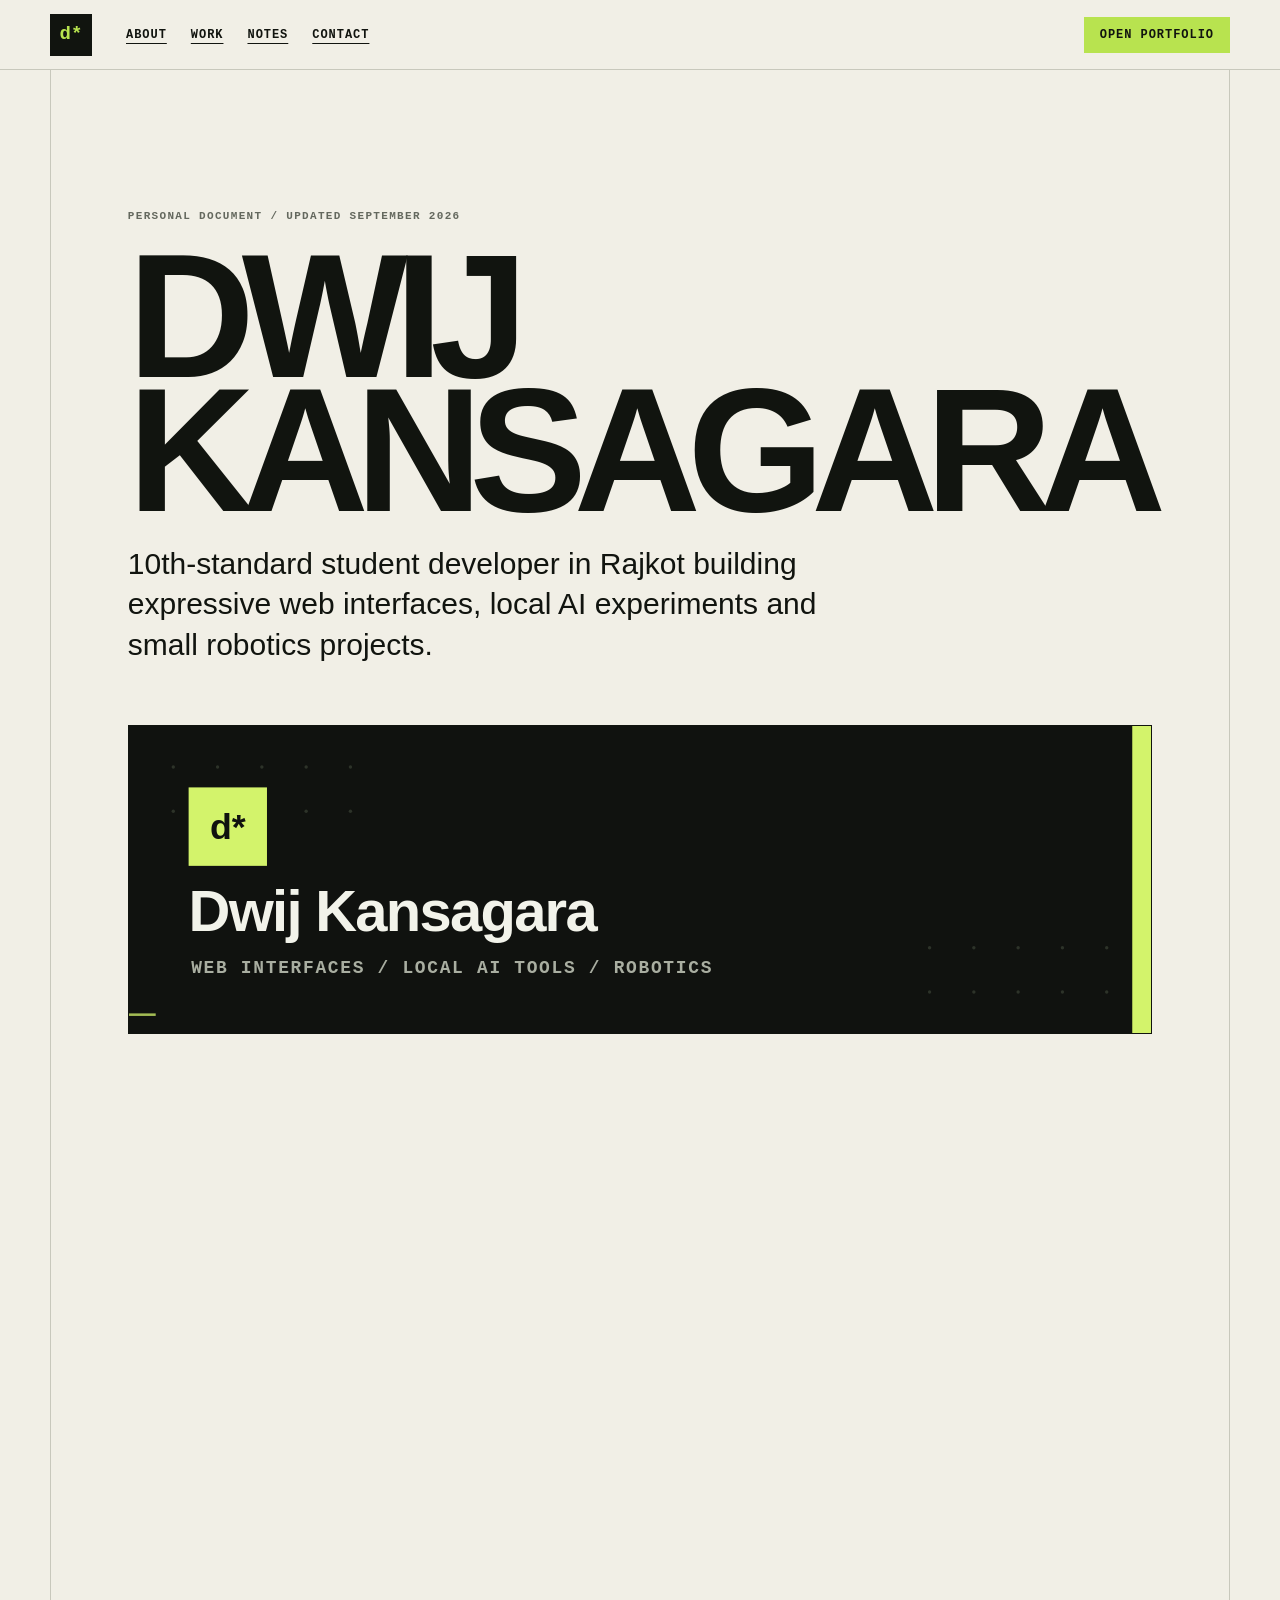
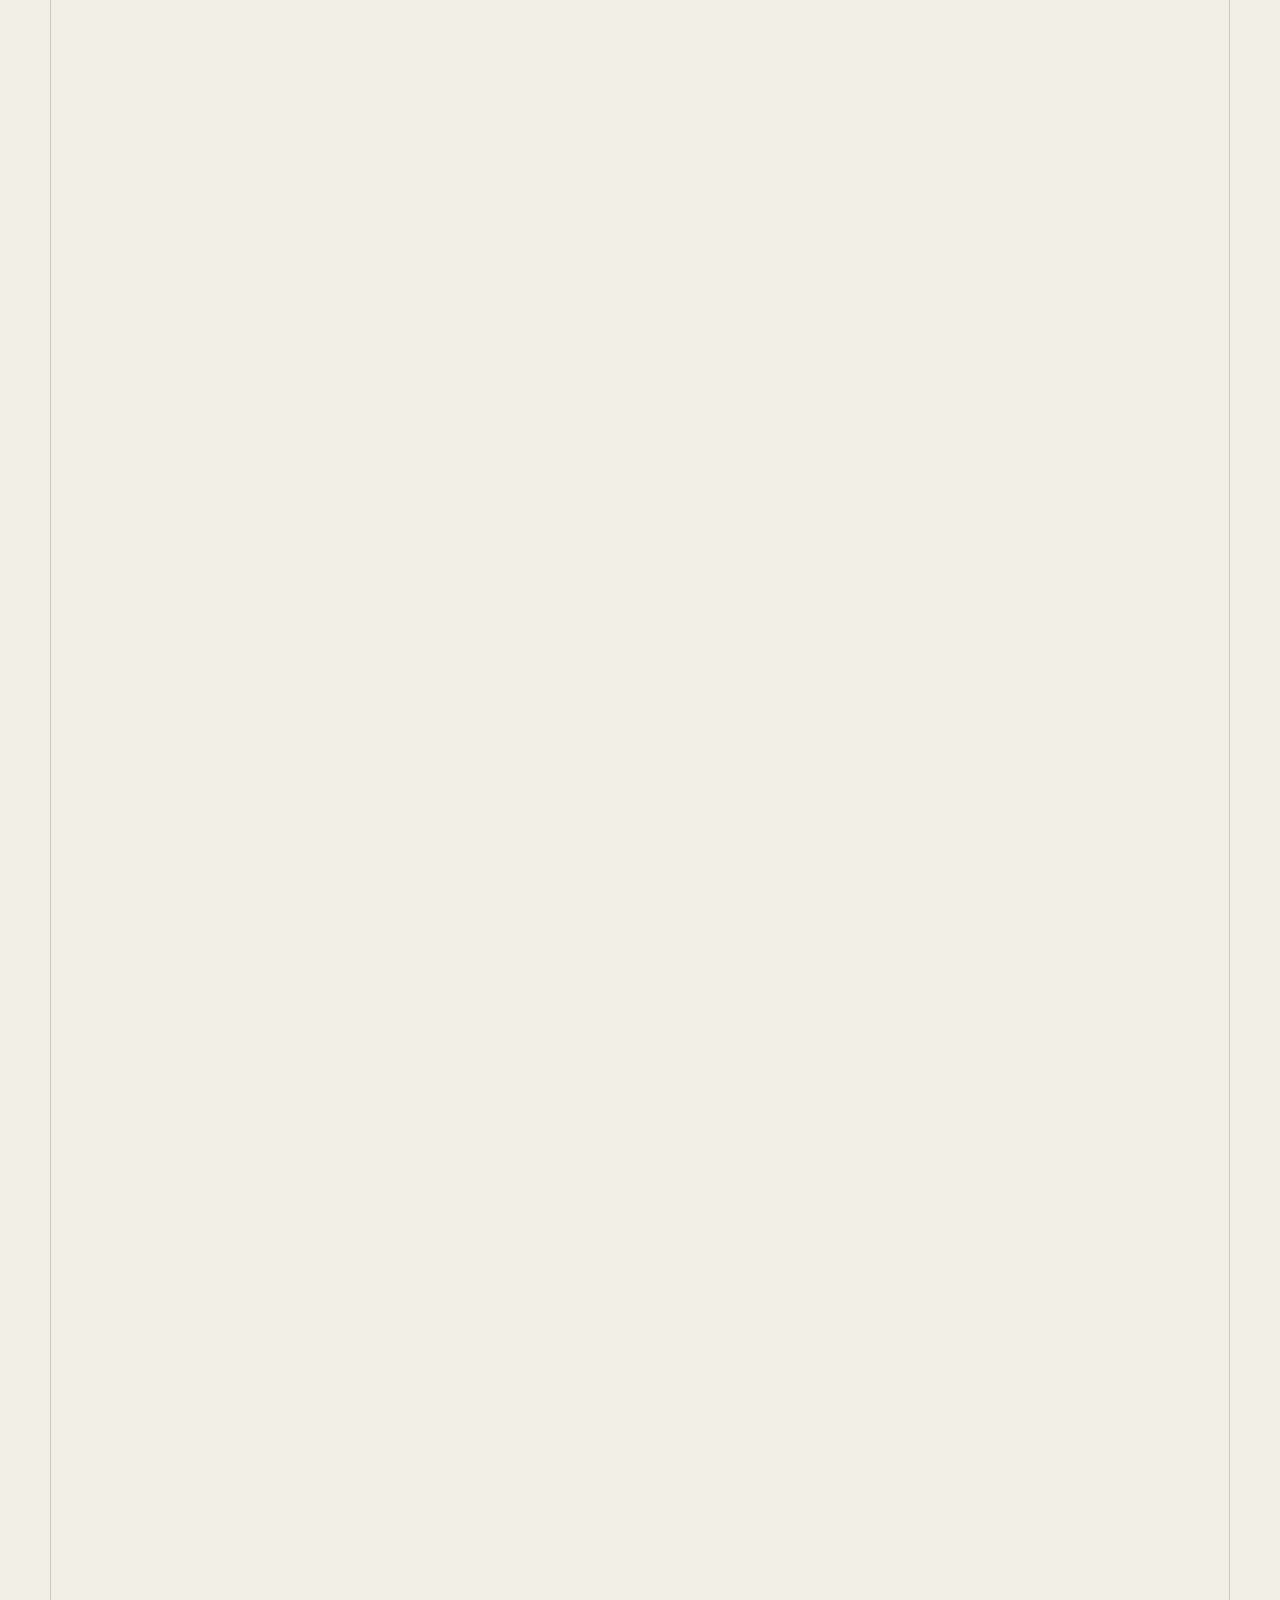
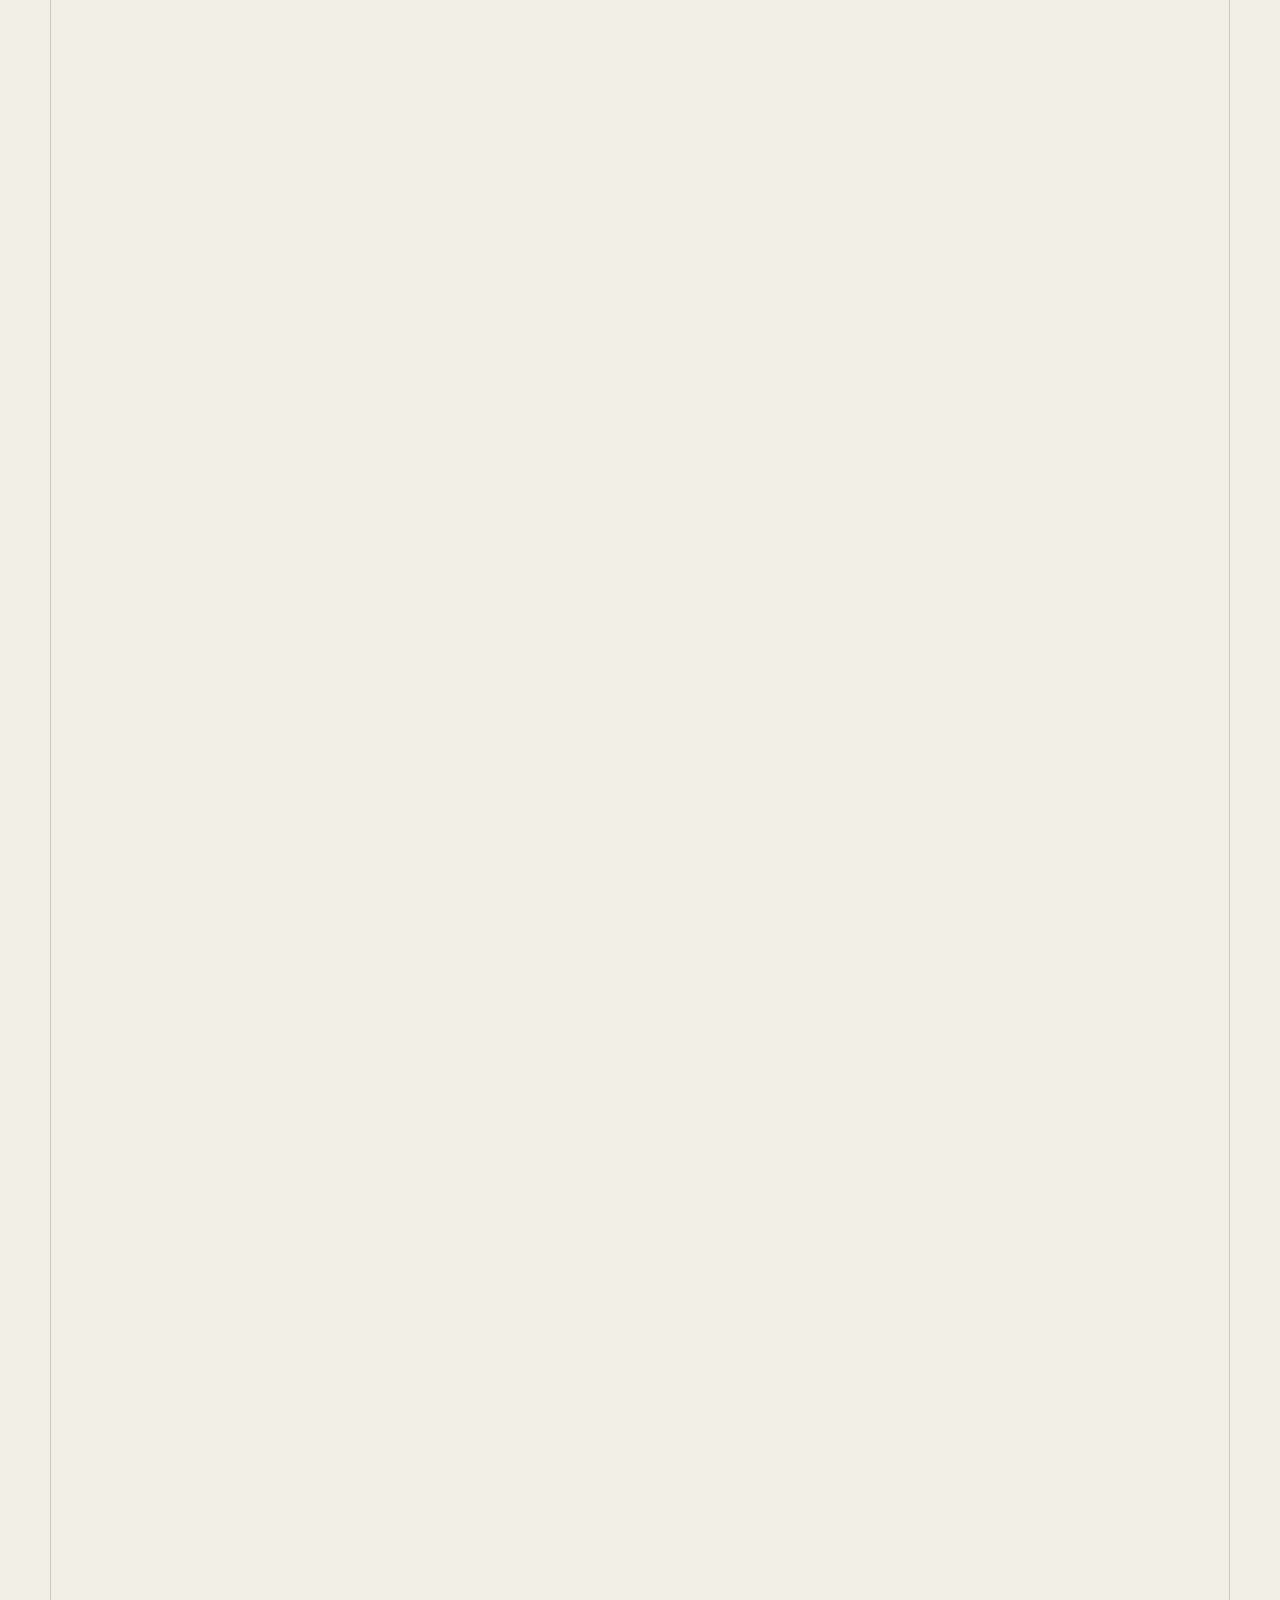
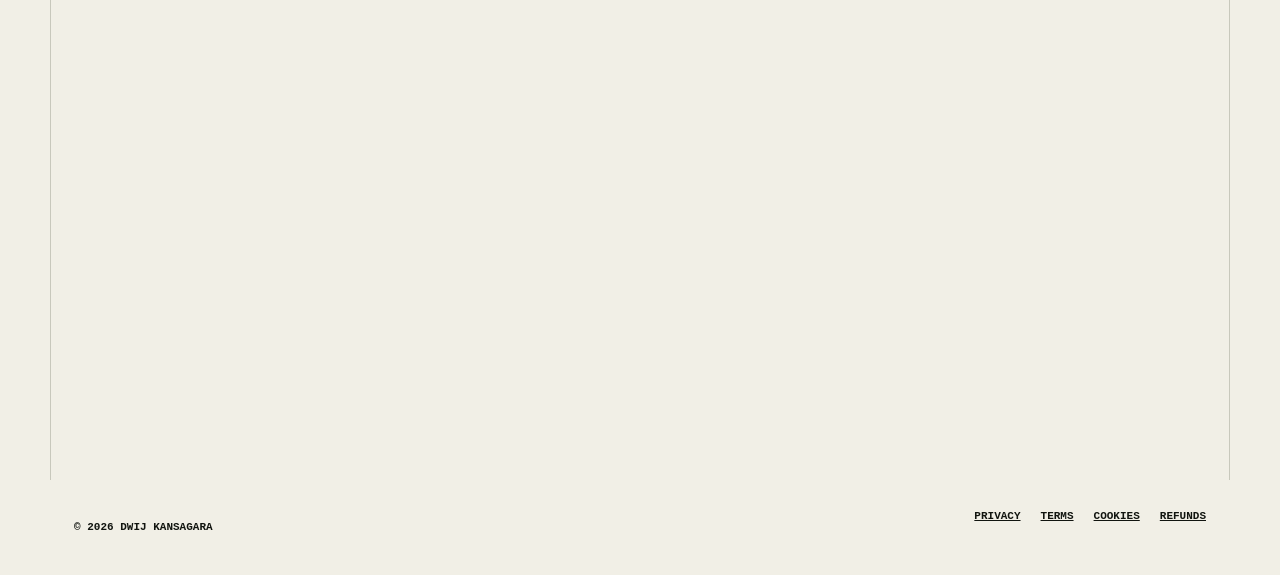
<file: index.html>
<!doctype html>
<html lang="en">
<head>
  <meta charset="utf-8" />
  <meta name="viewport" content="width=device-width, initial-scale=1" />
<meta name="robots" content="index, follow, max-image-preview:large">
  <meta name="description" content="About Dwij Kansagara, a 10th-standard student developer in Rajkot working across web interfaces, local AI experiments and robotics." />
  <meta name="theme-color" content="#11140f" />
  <meta http-equiv="Content-Security-Policy" content="default-src 'self'; connect-src 'self' https://dwij-signal.vercel.app; script-src 'self' https://dwij-signal.vercel.app; style-src 'self'; img-src 'self' data:; font-src 'self'; base-uri 'self'; form-action 'self'; object-src 'none'" />
  <meta name="author" content="Dwij Kansagara">
<link rel="canonical" href="https://about-me.antideploy.com/">
<title>About Dwij Kansagara</title>
  <link rel="icon" href="favicon.svg" type="image/svg+xml" />
  <link rel="stylesheet" href="style.css" />
  <script src="script.js" defer></script>
  <script src="https://dwij-signal.vercel.app/engagement-widget.js?v=20261008-1" defer></script>
  <script type="application/ld+json">{"@context":"https://schema.org","@type":"FAQPage","mainEntity":[{"@type":"Question","name":"What does Dwij Kansagara build?","acceptedAnswer":{"@type":"Answer","text":"Dwij builds accessible web interfaces, browser machine-learning experiments, voice assistants and small robotics projects."}},{"@type":"Question","name":"Where can I view Dwij's code?","acceptedAnswer":{"@type":"Answer","text":"The selected-work section links to Dwij Kansagara's public GitHub repositories."}},{"@type":"Question","name":"Where is Dwij based?","acceptedAnswer":{"@type":"Answer","text":"Dwij Kansagara is based in Rajkot, Gujarat, India."}}]}</script>
<script type="application/ld+json">{"@context":"https://schema.org","@type":"BreadcrumbList","itemListElement":[{"@type":"ListItem","position":1,"name":"Home","item":"https://about-me.antideploy.com/"}]}</script>
</head>
<body>
  <a class="skip-link" href="#content">Skip to content</a>
  <header class="topbar">
    <a class="mark" href="#top" aria-label="About Dwij home">d*</a>
    <nav aria-label="Primary navigation">
      <a href="#about">About</a>
      <a href="#work">Work</a>
      <a href="#notes">Notes</a>
      <a href="#contact">Contact</a>
    </nav>
    <a class="portfolio-link" href="https://dwij-portfolio.antideploy.app">Open portfolio</a>
  </header>

  <main id="content">
    <article id="top" class="document">
      <header class="document-head reveal">
        <p class="kicker">Personal document / updated September 2026</p>
        <h1>Dwij<br />Kansagara</h1>
        <p class="dek">10th-standard student developer in Rajkot building expressive web interfaces, local AI experiments and small robotics projects.</p>
        <img src="assets/profile-banner.svg" alt="Dwij Kansagara developer profile banner" width="1200" height="360" />
      </header>

      <section id="about" class="chapter reveal" aria-labelledby="about-title">
        <div class="chapter-label"><span>01</span><p>About</p></div>
        <div class="chapter-body">
          <h2 id="about-title">Curious about the point where software becomes an experience.</h2>
          <p class="lead">I am Dwij Kansagara, a 10th-standard student developer from Rajkot, Gujarat. I work across front-end engineering, browser-based machine learning, voice interfaces and physical computing.</p>
          <p>I like projects that make technical ideas tangible: a camera model that responds in the browser, a voice assistant that runs as a real interface, or a scroll narrative that turns code into atmosphere. I care about understandable controls, honest project descriptions and details that reward attention.</p>

          <dl class="facts" aria-label="Personal details">
            <div><dt>Based in</dt><dd>Rajkot, Gujarat, India</dd></div>
            <div><dt>Pronouns</dt><dd>He / Him</dd></div>
            <div><dt>Height</dt><dd>6 ft 0.5 in</dd></div>
            <div><dt>Orientation</dt><dd>Straight</dd></div>
            <div><dt>Current focus</dt><dd>Interfaces, local AI and robotics</dd></div>
            <div><dt>Working style</dt><dd>Prototype, test, refine, document</dd></div>
          </dl>
        </div>
      </section>

      <section id="work" class="chapter reveal" aria-labelledby="work-title">
        <div class="chapter-label"><span>02</span><p>Selected work</p></div>
        <div class="chapter-body">
          <h2 id="work-title">Projects built to be opened, tested and understood.</h2>
          <img class="project-visual" src="assets/project-strip.svg" alt="Abstract diagrams representing a web interface, voice waveform and robotics circuit" width="960" height="360" />
          <div class="projects">
            <a href="https://github.com/DwijKansagara/Karbs">
              <span>05 / Desktop assistant</span><h3>Karbs</h3><p>A Windows companion for Codex and Gemini with optional desktop tools, files and voice. Built on attributed MIT source with independent branding.</p><b>View repository</b>
            </a>
            <a href="https://github.com/DwijKansagara/Portfolio">
              <span>01 / Web</span><h3>Portfolio</h3><p>An accessible React and TypeScript portfolio with original interaction design.</p><b>View repository</b>
            </a>
            <a href="https://github.com/DwijKansagara/LUMINA-AI">
              <span>02 / Browser ML</span><h3>LUMINA AI</h3><p>Camera and voice interaction using locally loaded experimental models.</p><b>View repository</b>
            </a>
            <a href="https://github.com/DwijKansagara/JARVIS">
              <span>03 / Assistant</span><h3>JARVIS</h3><p>A desktop and browser assistant with voice, chat and clear upstream credit.</p><b>View repository</b>
            </a>
            <a href="https://github.com/DwijKansagara/avengers-doomsday">
              <span>04 / Creative code</span><h3>Cinematic study</h3><p>A fan-made scroll experience built with Next.js, Three.js and GSAP.</p><b>View repository</b>
            </a>
          </div>
        </div>
      </section>

      <section id="notes" class="chapter reveal" aria-labelledby="notes-title">
        <div class="chapter-label"><span>03</span><p>Notes</p></div>
        <div class="chapter-body two-column">
          <div>
            <h2 id="notes-title">Tools I return to.</h2>
            <ul class="stack" aria-label="Technology stack">
              <li>TypeScript</li><li>React</li><li>Next.js</li><li>Three.js</li><li>GSAP</li><li>Python</li><li>TensorFlow.js</li><li>Git</li>
            </ul>
          </div>
          <aside>
            <h3>Off-screen interests</h3>
            <p>Exploring robotics, testing voice and vision ideas, studying thoughtful websites, and learning how small interaction details change the way a product feels.</p>
            <p>I am a dog person who does not own a dog, and I still keep a respectful distance from street dogs.</p>
          </aside>
        </div>
      </section>

      <section id="contact" class="chapter closing reveal" aria-labelledby="contact-title">
        <div class="chapter-label"><span>04</span><p>Contact</p></div>
        <div class="chapter-body">
          <h2 id="contact-title">Say hello or explore the work.</h2>
          <p>I am open to thoughtful conversations about development, interface experiments and learning projects.</p>
          <div class="contact-links">
            <a href="mailto:work.dwijkansagara@gmail.com">Send an email</a>
            <a href="https://github.com/DwijKansagara">GitHub profile</a>
            <a href="https://www.instagram.com/dwij.kansagara/">Instagram</a>
          </div>
        </div>
      </section>
      <section class="chapter reveal" aria-labelledby="faq-title">
        <div class="chapter-label"><span>05</span><p>FAQ</p></div>
        <div class="chapter-body"><h2 id="faq-title">Common questions</h2><h3>What does Dwij Kansagara build?</h3><p>Dwij builds accessible web interfaces, browser machine-learning experiments, voice assistants and small robotics projects.</p><h3>Where can I view Dwij's code?</h3><p>The selected-work section links to Dwij Kansagara's public GitHub repositories.</p><h3>Where is Dwij based?</h3><p>Rajkot, Gujarat, India.</p></div>
      </section>
    </article>
  </main>

  <dwij-engagement site="about"></dwij-engagement>

  <footer>
    <p>© 2026 Dwij Kansagara</p>
    <nav aria-label="Legal">
      <a href="privacy.html">Privacy</a><a href="terms.html">Terms</a><a href="cookies.html">Cookies</a><a href="refunds.html">Refunds</a>
    </nav>
  </footer>
</body>
</html>
</file>
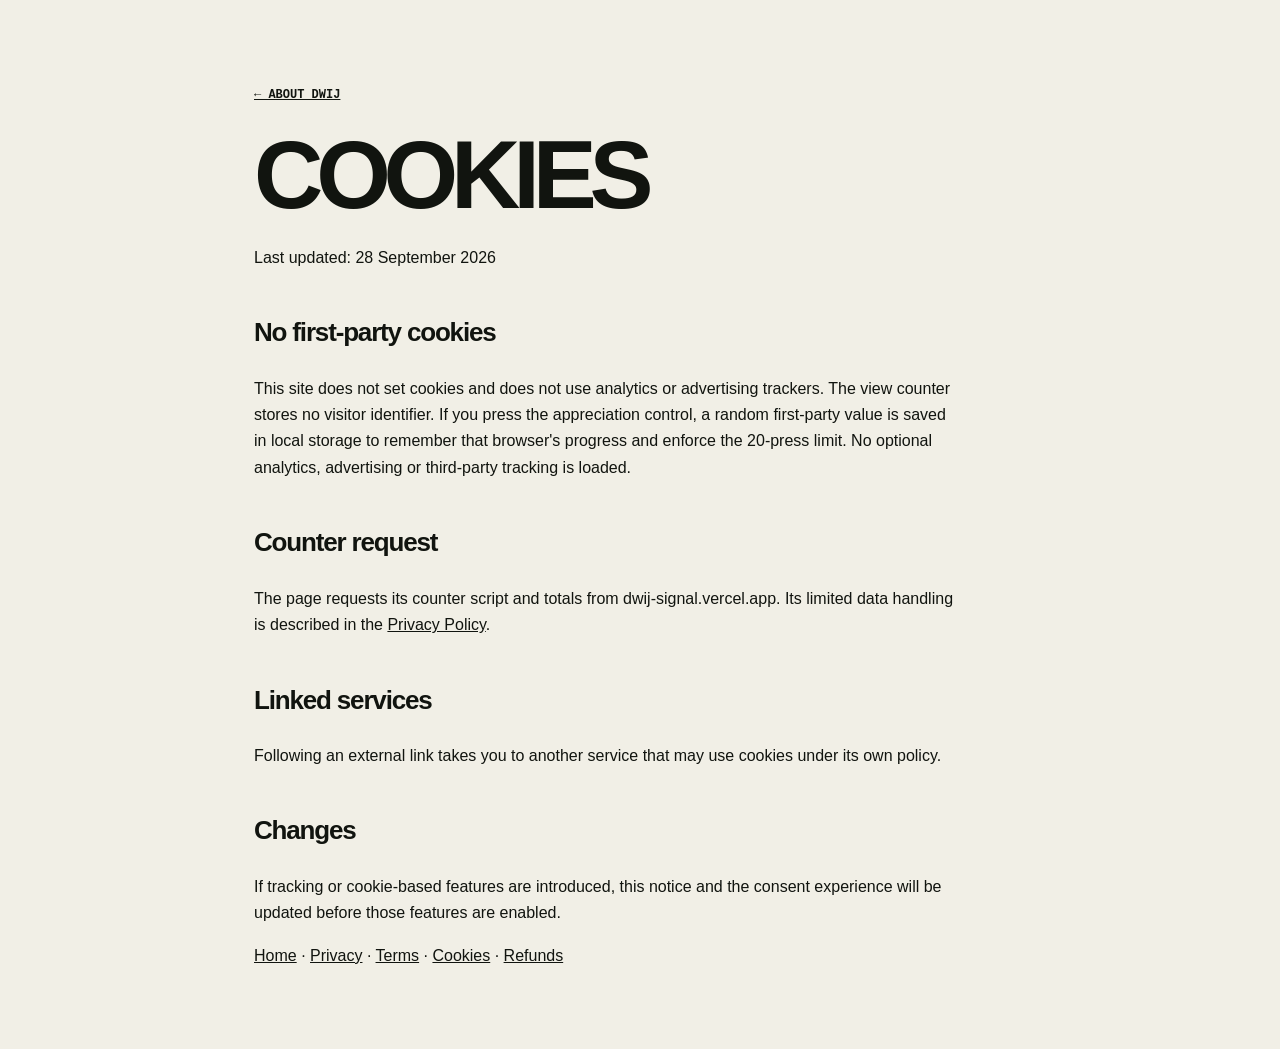
<file: cookies.html>
<!doctype html><html lang="en"><head><meta charset="utf-8"><meta name="viewport" content="width=device-width,initial-scale=1">
<meta name="description" content="Cookie and local-storage information for Dwij Kansagara's About Me website.">
<meta name="robots" content="index, follow, max-image-preview:large"><meta name="author" content="Dwij Kansagara">
<link rel="canonical" href="https://about-me.antideploy.com/cookies.html">
<title>Cookies | Dwij Kansagara</title><link rel="icon" href="favicon.svg"><link rel="stylesheet" href="style.css"><script type="application/ld+json">{"@context":"https://schema.org","@type":"BreadcrumbList","itemListElement":[{"@type":"ListItem","position":1,"name":"Home","item":"https://about-me.antideploy.com/"},{"@type":"ListItem","position":2,"name":"Cookies","item":"https://about-me.antideploy.com/cookies.html"}]}</script>
</head><body><main class="legal"><a class="back" href="index.html">← About Dwij</a><h1>Cookies</h1><p>Last updated: 28 September 2026</p><h2>No first-party cookies</h2><p>This site does not set cookies and does not use analytics or advertising trackers. The view counter stores no visitor identifier. If you press the appreciation control, a random first-party value is saved in local storage to remember that browser's progress and enforce the 20-press limit. No optional analytics, advertising or third-party tracking is loaded.</p><h2>Counter request</h2><p>The page requests its counter script and totals from dwij-signal.vercel.app. Its limited data handling is described in the <a href="privacy.html">Privacy Policy</a>.</p><h2>Linked services</h2><p>Following an external link takes you to another service that may use cookies under its own policy.</p><h2>Changes</h2><p>If tracking or cookie-based features are introduced, this notice and the consent experience will be updated before those features are enabled.</p><nav aria-label="Legal pages"><a href="index.html">Home</a> · <a href="privacy.html">Privacy</a> · <a href="terms.html">Terms</a> · <a href="cookies.html">Cookies</a> · <a href="refunds.html">Refunds</a></nav></main></body></html>
</file>
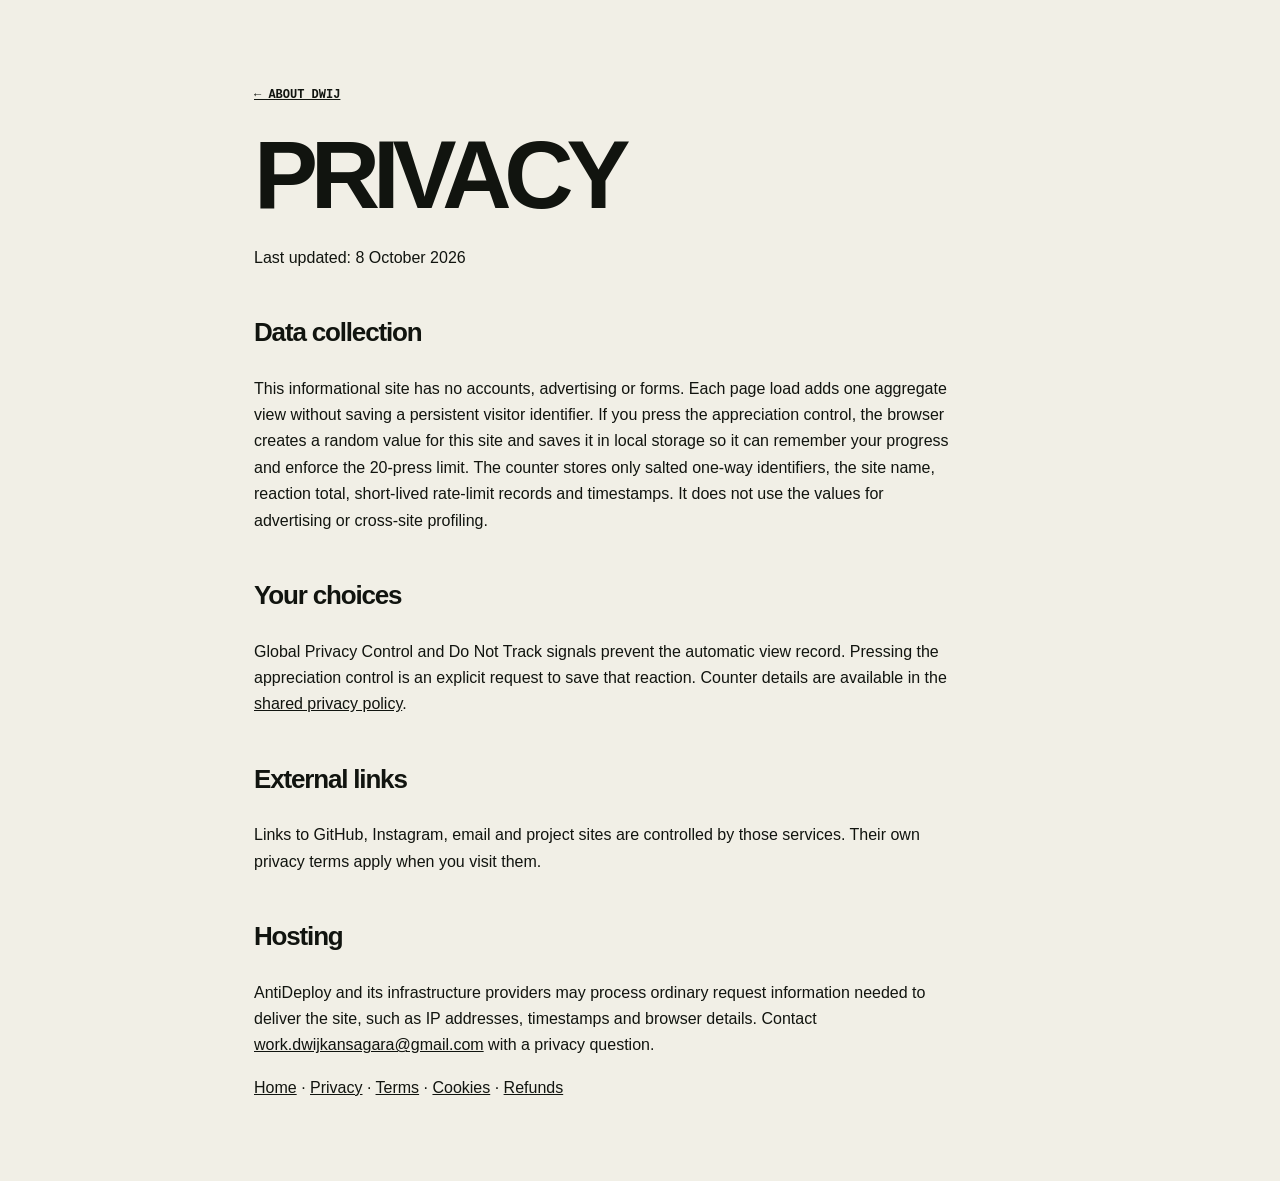
<file: privacy.html>
<!doctype html><html lang="en"><head><meta charset="utf-8"><meta name="viewport" content="width=device-width,initial-scale=1">
<meta name="description" content="Privacy information for Dwij Kansagara's About Me website.">
<meta name="robots" content="index, follow, max-image-preview:large"><meta name="author" content="Dwij Kansagara">
<link rel="canonical" href="https://about-me.antideploy.com/privacy.html">
<title>Privacy | Dwij Kansagara</title><link rel="icon" href="favicon.svg"><link rel="stylesheet" href="style.css"><script type="application/ld+json">{"@context":"https://schema.org","@type":"BreadcrumbList","itemListElement":[{"@type":"ListItem","position":1,"name":"Home","item":"https://about-me.antideploy.com/"},{"@type":"ListItem","position":2,"name":"Privacy","item":"https://about-me.antideploy.com/privacy.html"}]}</script>
</head><body><main class="legal"><a class="back" href="index.html">← About Dwij</a><h1>Privacy</h1><p>Last updated: 8 October 2026</p><h2>Data collection</h2><p>This informational site has no accounts, advertising or forms. Each page load adds one aggregate view without saving a persistent visitor identifier. If you press the appreciation control, the browser creates a random value for this site and saves it in local storage so it can remember your progress and enforce the 20-press limit. The counter stores only salted one-way identifiers, the site name, reaction total, short-lived rate-limit records and timestamps. It does not use the values for advertising or cross-site profiling.</p><h2>Your choices</h2><p>Global Privacy Control and Do Not Track signals prevent the automatic view record. Pressing the appreciation control is an explicit request to save that reaction. Counter details are available in the <a href="https://dwij-portfolio.antideploy.app/privacy/">shared privacy policy</a>.</p><h2>External links</h2><p>Links to GitHub, Instagram, email and project sites are controlled by those services. Their own privacy terms apply when you visit them.</p><h2>Hosting</h2><p>AntiDeploy and its infrastructure providers may process ordinary request information needed to deliver the site, such as IP addresses, timestamps and browser details. Contact <a href="mailto:work.dwijkansagara@gmail.com">work.dwijkansagara@gmail.com</a> with a privacy question.</p><nav aria-label="Legal pages"><a href="index.html">Home</a> · <a href="privacy.html">Privacy</a> · <a href="terms.html">Terms</a> · <a href="cookies.html">Cookies</a> · <a href="refunds.html">Refunds</a></nav></main></body></html>
</file>
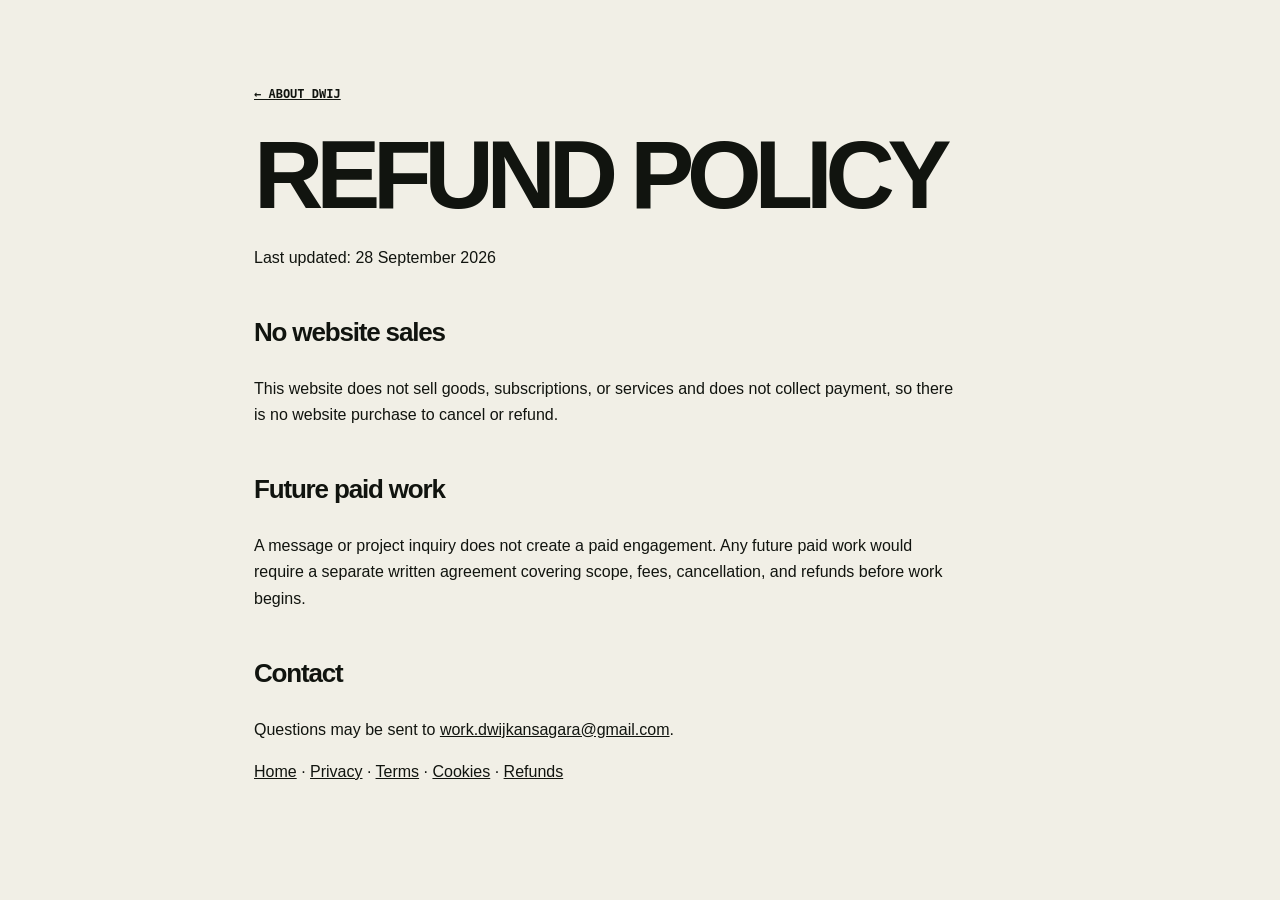
<file: refunds.html>
<!doctype html><html lang="en"><head><meta charset="utf-8"><meta name="viewport" content="width=device-width,initial-scale=1">
<meta name="description" content="Refund policy for Dwij Kansagara's non-commercial About Me website.">
<meta name="robots" content="index, follow, max-image-preview:large"><meta name="author" content="Dwij Kansagara">
<link rel="canonical" href="https://about-me.antideploy.com/refunds.html">
<title>Refund Policy | Dwij Kansagara</title><link rel="icon" href="favicon.svg" type="image/svg+xml"><link rel="stylesheet" href="style.css"><script type="application/ld+json">{"@context":"https://schema.org","@type":"BreadcrumbList","itemListElement":[{"@type":"ListItem","position":1,"name":"Home","item":"https://about-me.antideploy.com/"},{"@type":"ListItem","position":2,"name":"Refund Policy","item":"https://about-me.antideploy.com/refunds.html"}]}</script>
</head><body><main class="legal"><a class="back" href="index.html">← About Dwij</a><h1>Refund Policy</h1><p>Last updated: 28 September 2026</p><h2>No website sales</h2><p>This website does not sell goods, subscriptions, or services and does not collect payment, so there is no website purchase to cancel or refund.</p><h2>Future paid work</h2><p>A message or project inquiry does not create a paid engagement. Any future paid work would require a separate written agreement covering scope, fees, cancellation, and refunds before work begins.</p><h2>Contact</h2><p>Questions may be sent to <a href="mailto:work.dwijkansagara@gmail.com">work.dwijkansagara@gmail.com</a>.</p><nav aria-label="Legal pages"><a href="index.html">Home</a> · <a href="privacy.html">Privacy</a> · <a href="terms.html">Terms</a> · <a href="cookies.html">Cookies</a> · <a href="refunds.html">Refunds</a></nav></main></body></html>
</file>
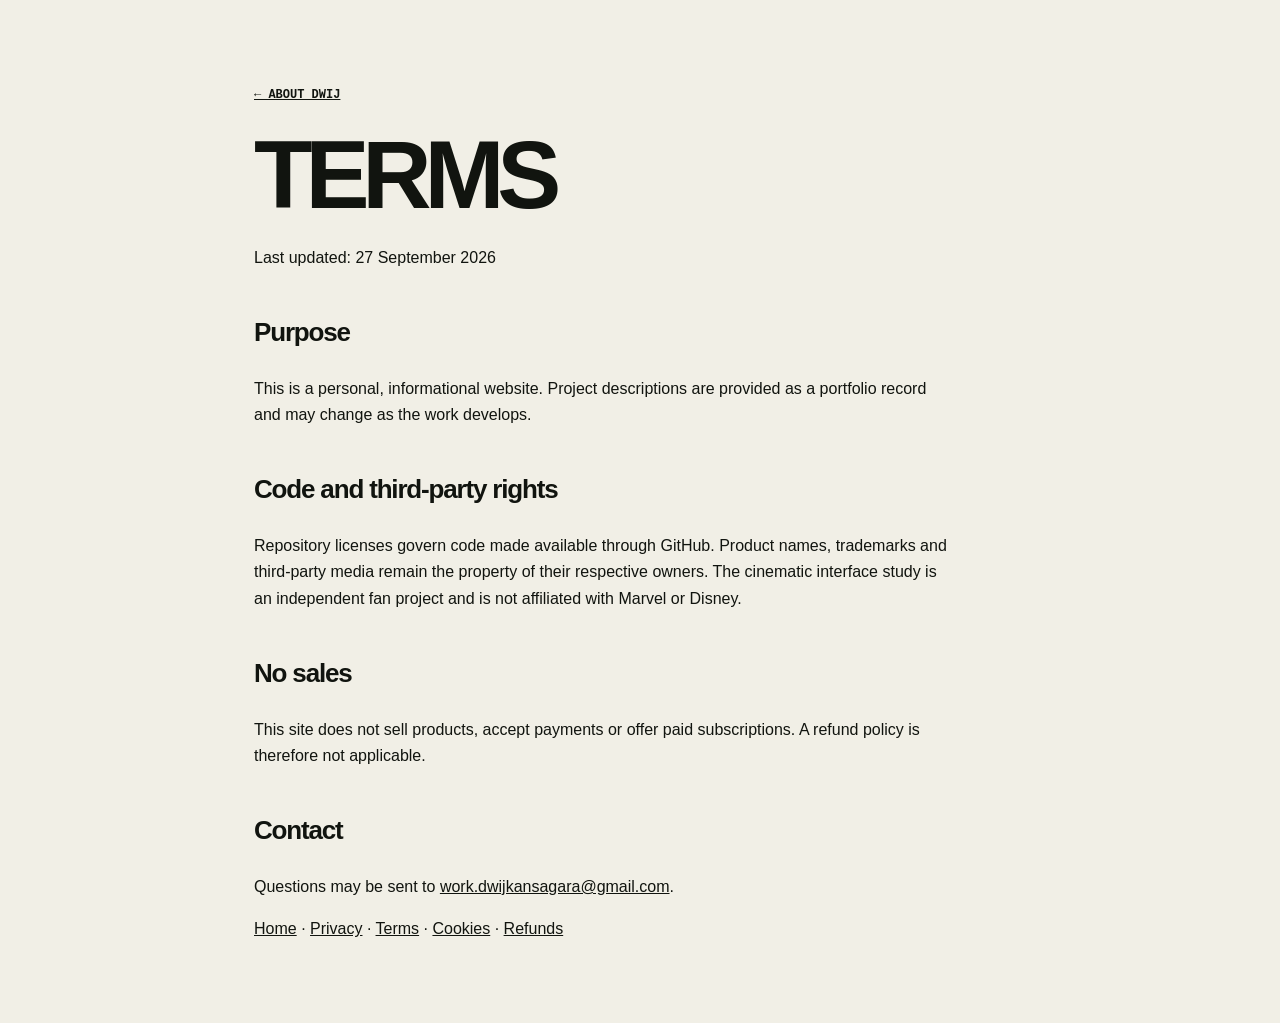
<file: terms.html>
<!doctype html><html lang="en"><head><meta charset="utf-8"><meta name="viewport" content="width=device-width,initial-scale=1">
<meta name="description" content="Terms for Dwij Kansagara's personal About Me website.">
<meta name="robots" content="index, follow, max-image-preview:large"><meta name="author" content="Dwij Kansagara">
<link rel="canonical" href="https://about-me.antideploy.com/terms.html">
<title>Terms | Dwij Kansagara</title><link rel="icon" href="favicon.svg" type="image/svg+xml"><link rel="stylesheet" href="style.css"><script type="application/ld+json">{"@context":"https://schema.org","@type":"BreadcrumbList","itemListElement":[{"@type":"ListItem","position":1,"name":"Home","item":"https://about-me.antideploy.com/"},{"@type":"ListItem","position":2,"name":"Terms","item":"https://about-me.antideploy.com/terms.html"}]}</script>
</head><body><main class="legal"><a class="back" href="index.html">← About Dwij</a><h1>Terms</h1><p>Last updated: 27 September 2026</p><h2>Purpose</h2><p>This is a personal, informational website. Project descriptions are provided as a portfolio record and may change as the work develops.</p><h2>Code and third-party rights</h2><p>Repository licenses govern code made available through GitHub. Product names, trademarks and third-party media remain the property of their respective owners. The cinematic interface study is an independent fan project and is not affiliated with Marvel or Disney.</p><h2>No sales</h2><p>This site does not sell products, accept payments or offer paid subscriptions. A refund policy is therefore not applicable.</p><h2>Contact</h2><p>Questions may be sent to <a href="mailto:work.dwijkansagara@gmail.com">work.dwijkansagara@gmail.com</a>.</p><nav aria-label="Legal pages"><a href="index.html">Home</a> · <a href="privacy.html">Privacy</a> · <a href="terms.html">Terms</a> · <a href="cookies.html">Cookies</a> · <a href="refunds.html">Refunds</a></nav></main></body></html>
</file>
<file: style.css>
:root{--paper:#f1efe6;--ink:#11140f;--muted:#64685e;--line:#c8c8bc;--accent:#b8e34f;--dark:#161b15;--max:1180px;color-scheme:light}*{box-sizing:border-box}html{scroll-behavior:smooth}body{margin:0;overflow-x:clip;background:var(--paper);color:var(--ink);font:16px/1.65 Arial,sans-serif}a{color:inherit}.skip-link{position:fixed;top:10px;left:10px;z-index:20;padding:10px 14px;background:var(--ink);color:white;transform:translateY(-150%)}.skip-link:focus{transform:none}.topbar{position:sticky;top:0;z-index:10;display:flex;align-items:center;gap:34px;min-height:70px;padding:10px max(24px,calc((100vw - var(--max))/2));border-bottom:1px solid var(--line);background:rgba(241,239,230,.92);backdrop-filter:blur(12px)}.mark{display:grid;place-items:center;width:42px;height:42px;background:var(--ink);color:var(--accent);font:bold 19px/1 monospace;text-decoration:none}.topbar nav{display:flex;gap:24px;margin-right:auto}.topbar nav a,.portfolio-link{font:700 12px/1 monospace;letter-spacing:.08em;text-transform:uppercase;text-underline-offset:5px}.portfolio-link{padding:12px 16px;background:var(--accent);color:var(--ink);text-decoration:none}.document{max-width:var(--max);margin:auto;border-inline:1px solid var(--line)}.document-head{padding:clamp(60px,10vw,130px) clamp(24px,6vw,84px) 60px}.kicker,.chapter-label,.projects span{font:700 11px/1.4 monospace;letter-spacing:.12em;text-transform:uppercase;color:var(--muted)}h1{margin:26px 0;font-size:clamp(72px,14vw,176px);line-height:.76;letter-spacing:-.075em;text-transform:uppercase}h2{max-width:820px;margin:0 0 30px;font:700 clamp(34px,5vw,66px)/1.02 Arial,sans-serif;letter-spacing:-.045em}.dek{max-width:700px;margin:0 0 60px;font-size:clamp(20px,2.4vw,30px);line-height:1.35}.document-head img,.project-visual{display:block;width:100%;height:auto;border:1px solid var(--ink)}.chapter{display:grid;grid-template-columns:190px 1fr;border-top:1px solid var(--line)}.chapter-label{padding:48px 28px;border-right:1px solid var(--line)}.chapter-label span{display:grid;place-items:center;width:38px;height:38px;margin-bottom:20px;border:1px solid var(--ink);color:var(--ink)}.chapter-label p{margin:0}.chapter-body{padding:clamp(48px,7vw,90px)}.lead{max-width:760px;font-size:clamp(21px,2.2vw,29px);line-height:1.45}.chapter-body>p{max-width:720px}.facts{display:grid;grid-template-columns:repeat(2,1fr);margin:60px 0 0;border-top:1px solid var(--line)}.facts div{padding:20px 0;border-bottom:1px solid var(--line)}.facts div:nth-child(odd){padding-right:20px}.facts div:nth-child(even){padding-left:20px;border-left:1px solid var(--line)}dt{font:700 11px/1.4 monospace;text-transform:uppercase;color:var(--muted)}dd{margin:5px 0 0;font-weight:700}.projects{display:grid;grid-template-columns:1fr 1fr;margin-top:30px;border-top:1px solid var(--ink);border-left:1px solid var(--ink)}.projects a{min-height:260px;padding:30px;border-right:1px solid var(--ink);border-bottom:1px solid var(--ink);text-decoration:none;transition:background .2s,transform .2s}.projects a:hover,.projects a:focus-visible{background:var(--accent);outline:0}.projects h3{margin:28px 0 12px;font-size:28px}.projects p{color:#41463d}.projects b{font:700 12px monospace;text-transform:uppercase;text-decoration:underline;text-underline-offset:5px}.two-column{display:grid;grid-template-columns:1.2fr .8fr;gap:60px}.stack{display:flex;flex-wrap:wrap;gap:9px;padding:0;list-style:none}.stack li{padding:9px 12px;border:1px solid var(--ink);font:700 12px monospace}.two-column aside{align-self:start;padding:28px;border-top:5px solid var(--accent);background:var(--dark);color:#eef1e8}.two-column aside h3{margin-top:0;font-size:24px}.closing{background:var(--dark);color:#eef1e8}.closing .chapter-label{border-color:#3d4439}.closing .chapter-label span{border-color:var(--accent);color:var(--accent)}.closing .chapter-label p{color:#aeb5aa}.contact-links{display:flex;flex-wrap:wrap;gap:10px;margin-top:32px}.contact-links a{padding:13px 16px;border:1px solid #eef1e8;font-weight:700;text-underline-offset:4px}.contact-links a:first-child{background:var(--accent);border-color:var(--accent);color:var(--ink)}footer{display:flex;justify-content:space-between;gap:20px;max-width:var(--max);margin:auto;padding:30px 24px;font:700 11px monospace;text-transform:uppercase}footer nav{display:flex;gap:20px}.legal{max-width:820px;min-height:calc(100vh - 150px);margin:auto;padding:80px 24px}.legal h1{font-size:clamp(52px,9vw,96px);line-height:.9}.legal h2{margin-top:48px;font-size:26px}.legal p,.legal li{max-width:700px}.back{font:700 12px monospace;text-transform:uppercase}@media(prefers-reduced-motion:no-preference){.reveal-ready .reveal{opacity:0;transform:translateY(18px);transition:opacity .55s cubic-bezier(.22,1,.36,1),transform .55s cubic-bezier(.22,1,.36,1)}.reveal-ready .reveal.visible{opacity:1;transform:none}}@media(max-width:760px){.topbar{gap:16px}.topbar nav{display:none}.portfolio-link{margin-left:auto}.document-head h1{font-size:clamp(50px,15vw,64px)}.chapter{grid-template-columns:1fr}.chapter-label{display:flex;align-items:center;gap:14px;padding:24px;border-right:0;border-bottom:1px solid var(--line)}.chapter-label span{margin:0}.chapter-body{padding:46px 24px}.facts,.projects,.two-column{grid-template-columns:1fr}.facts div:nth-child(even){padding-left:0;border-left:0}.facts div:nth-child(odd){padding-right:0}.two-column{gap:30px}footer{flex-direction:column}.document{border-inline:0}}
</file>
